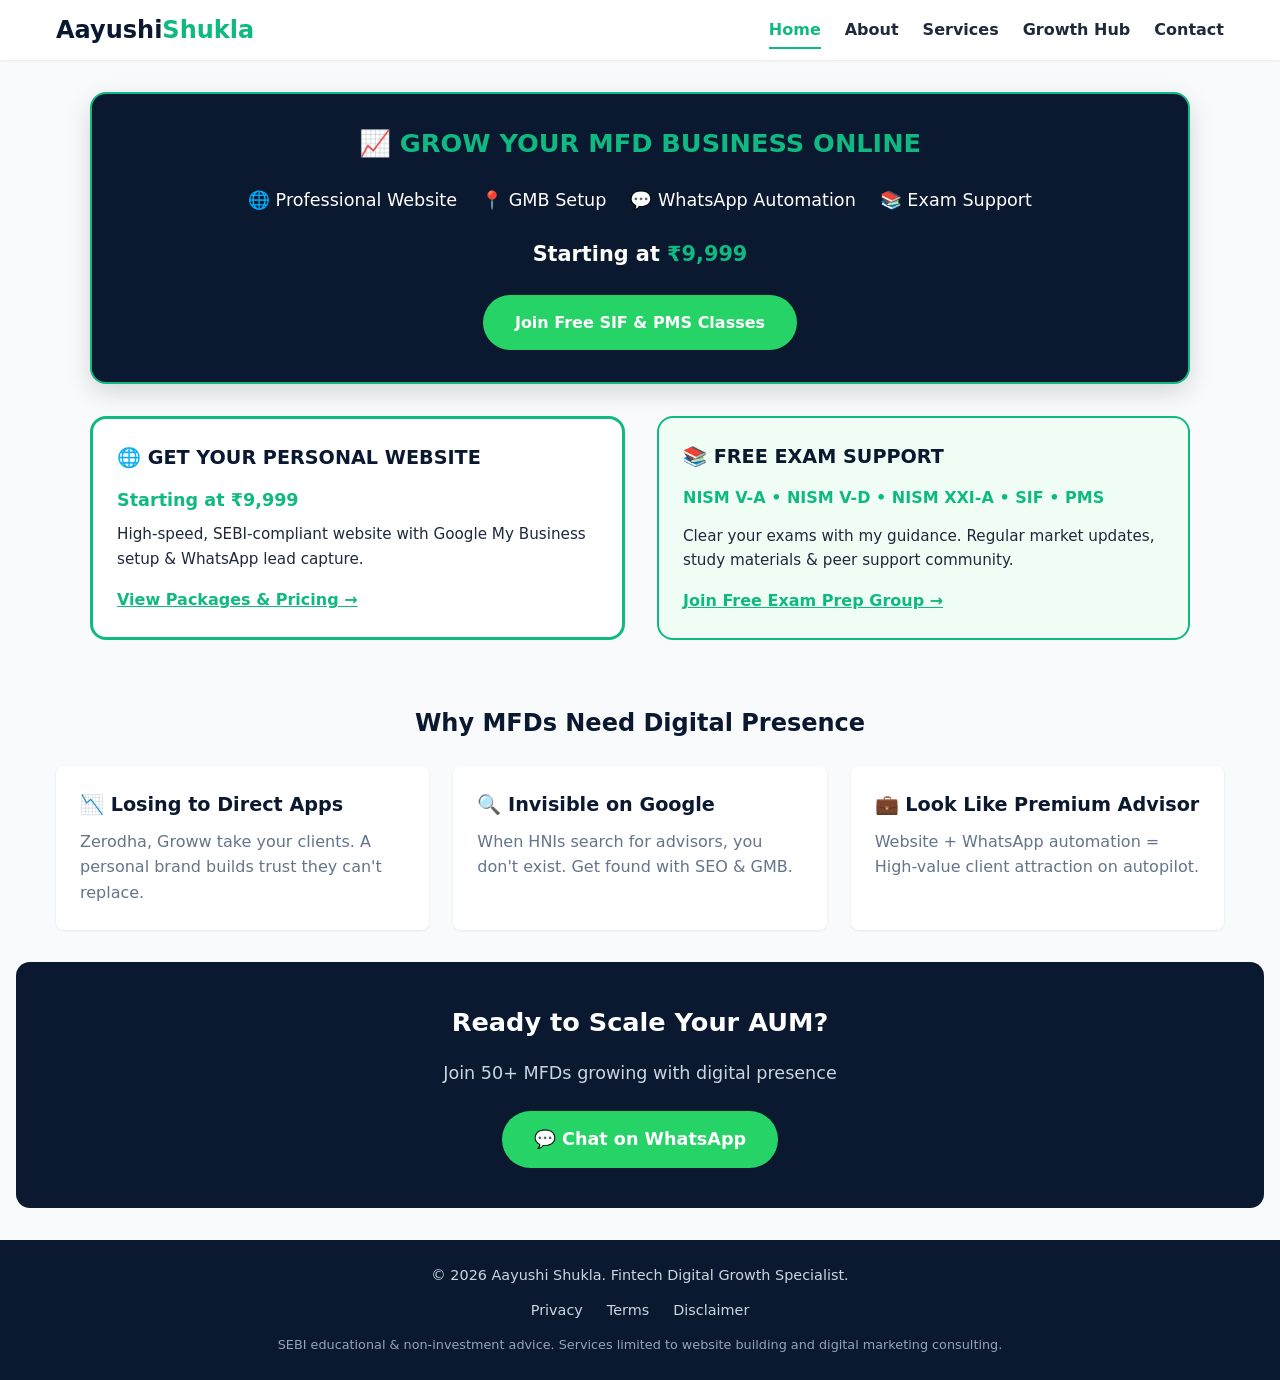
<file: index.html>
<!DOCTYPE html>
<html lang="en">
<head>
  <meta charset="UTF-8">
  <meta name="viewport" content="width=device-width, initial-scale=1.0, maximum-scale=5.0, user-scalable=yes">
  <meta name="description" content="Aayushi Shukla - Fintech Digital Growth Specialist. SEBI Certified. Helping MFDs build personal brands and acquire HNI clients.">
  <title>Home | Aayushi Shukla • Fintech Growth for MFDs</title>
  <link rel="stylesheet" href="style.css">
</head>
<body>
  <header class="site-header">
    <div class="container nav-container">
      <a href="index.html" class="logo">Aayushi<span>Shukla</span></a>
      <input type="checkbox" id="menu-toggle" class="menu-toggle-checkbox">
      <label for="menu-toggle" class="menu-toggle-label" aria-label="Toggle menu">
        <span class="bar"></span><span class="bar"></span><span class="bar"></span>
      </label>
      <nav class="main-nav">
        <ul>
          <li><a href="index.html" class="active">Home</a></li>
          <li><a href="about.html">About</a></li>
          <li><a href="services.html">Services</a></li>
          <li><a href="blog.html">Growth Hub</a></li>
          <li><a href="contact.html">Contact</a></li>
        </ul>
      </nav>
    </div>
  </header>

  <main>
    <!-- Hero Section -->
    <section class="container" style="padding: 2rem 1rem;">
      
      <div class="home-layout">
        
        <!-- HORIZONTAL BUSINESS HERO BOX -->
        <div style="background: #0A192F; border-radius: 16px; box-shadow: 0 8px 25px rgba(0,0,0,0.15); border: 2px solid #10B981;">
          <div style="text-align: center; padding: 2rem;">
            <p style="font-size: 1.6rem; font-weight: 800; color: #10B981; margin-bottom: 1.5rem; line-height: 1.4;">
              📈 GROW YOUR MFD BUSINESS ONLINE
            </p>
            
            <div style="display: flex; flex-wrap: wrap; justify-content: center; gap: 1.5rem; margin-bottom: 1.5rem;">
              <span style="font-size: 1.1rem; color: #ffffff; font-weight: 500;">🌐 Professional Website</span>
              <span style="font-size: 1.1rem; color: #ffffff; font-weight: 500;">📍 GMB Setup</span>
              <span style="font-size: 1.1rem; color: #ffffff; font-weight: 500;">💬 WhatsApp Automation</span>
              <span style="font-size: 1.1rem; color: #ffffff; font-weight: 500;">📚 Exam Support</span>
            </div>
            
            <p style="font-size: 1.3rem; font-weight: 800; color: #ffffff; margin-bottom: 1.5rem;">
              Starting at <span style="color: #10B981;">₹9,999</span>
            </p>
            
            <a href="https://wa.me/917742887873?text=I%20want%20to%20join%20the%20MFD%20Growth%20Group" target="_blank" rel="noopener noreferrer" style="background-color: #25D366; color: #ffffff; font-weight: 700; padding: 0.9rem 2rem; border-radius: 50px; display: inline-block; text-align: center; font-size: 1rem; text-decoration: none;">
              Join Free SIF & PMS Classes
            </a>
          </div>
        </div>

        <!-- TWO BOXES SIDE BY SIDE -->
        <div class="two-box-row">
          
          <!-- Left Box: Personal Website -->
          <div class="offering-col" style="background: #ffffff; border: 3px solid #10B981; border-radius: 16px; padding: 1.5rem;">
            <p style="font-size: 1.2rem; font-weight: 800; color: #0A192F; margin-bottom: 0.8rem;">🌐 GET YOUR PERSONAL WEBSITE</p>
            <p style="font-size: 1.1rem; font-weight: 700; color: #10B981; margin-bottom: 0.5rem;">
              Starting at ₹9,999
            </p>
            <p style="font-size: 0.95rem; color: #1E293B; line-height: 1.6; margin-bottom: 1rem;">
              High-speed, SEBI-compliant website with Google My Business setup & WhatsApp lead capture.
            </p>
            <a href="services.html" style="color: #10B981; font-weight: 800; font-size: 1rem; text-decoration: underline;">
              View Packages & Pricing →
            </a>
          </div>

          <!-- Right Box: Free Exam Support -->
          <div class="offering-col" style="background: #f0fdf4; border-radius: 16px; padding: 1.5rem; border: 2px solid #10B981;">
            <p style="font-size: 1.2rem; font-weight: 800; color: #0A192F; margin-bottom: 0.8rem;">📚 FREE EXAM SUPPORT</p>
            <p style="font-size: 1rem; font-weight: 700; color: #10B981; margin-bottom: 0.8rem; line-height: 1.6;">
              NISM V-A • NISM V-D • NISM XXI-A • SIF • PMS
            </p>
            <p style="font-size: 0.95rem; color: #1E293B; line-height: 1.6; margin-bottom: 1rem;">
              Clear your exams with my guidance. Regular market updates, study materials & peer support community.
            </p>
            <a href="https://wa.me/917742887873?text=Add%20me%20to%20exam%20prep%20group" target="_blank" rel="noopener noreferrer" style="color: #10B981; font-weight: 800; font-size: 1rem; text-decoration: underline;">
              Join Free Exam Prep Group →
            </a>
          </div>

        </div>

      </div>

    </section>

    <!-- Problem Section -->
    <section class="container" style="padding: 2rem 1rem;">
      <h2 style="font-size: 1.5rem; text-align: center; margin-bottom: 1.5rem; font-weight: 800; color: #0A192F;">Why MFDs Need Digital Presence</h2>
      <div class="problem-grid">
        <div class="problem-card">
          <h3 style="font-size: 1.2rem; color: #0A192F;">📉 Losing to Direct Apps</h3>
          <p style="font-size: 1rem; color: #64748b;">Zerodha, Groww take your clients. A personal brand builds trust they can't replace.</p>
        </div>
        <div class="problem-card">
          <h3 style="font-size: 1.2rem; color: #0A192F;">🔍 Invisible on Google</h3>
          <p style="font-size: 1rem; color: #64748b;">When HNIs search for advisors, you don't exist. Get found with SEO & GMB.</p>
        </div>
        <div class="problem-card">
          <h3 style="font-size: 1.2rem; color: #0A192F;">💼 Look Like Premium Advisor</h3>
          <p style="font-size: 1rem; color: #64748b;">Website + WhatsApp automation = High-value client attraction on autopilot.</p>
        </div>
      </div>
    </section>

    <!-- Final CTA -->
    <section style="text-align: center; padding: 2.5rem 1.5rem; background: #0A192F; color: white; margin: 0 1rem; border-radius: 14px;">
      <h2 style="color: white; font-size: 1.6rem; margin-bottom: 1rem; font-weight: 800;">Ready to Scale Your AUM?</h2>
      <p style="margin-bottom: 1.5rem; font-size: 1.1rem; color: #cbd5e1;">Join 50+ MFDs growing with digital presence</p>
      <a href="https://wa.me/917742887873?text=Hi%20Aayushi,%20I%20want%20to%20grow%20my%20MFD%20practice" target="_blank" rel="noopener noreferrer" style="background-color: #25D366; color: #ffffff; font-weight: 700; padding: 0.9rem 2rem; border-radius: 50px; display: inline-block; text-align: center; font-size: 1.1rem; text-decoration: none;">
        💬 Chat on WhatsApp
      </a>
    </section>

    <div style="height: 2rem;"></div>
  </main>

  <footer class="site-footer">
    <div class="container footer-content">
      <p style="font-size: 0.9rem;">© 2026 Aayushi Shukla. Fintech Digital Growth Specialist.</p>
      <nav class="footer-links">
        <a href="privacy.html" style="font-size: 0.9rem;">Privacy</a>
        <a href="terms.html" style="font-size: 0.9rem;">Terms</a>
        <a href="disclaimer.html" style="font-size: 0.9rem;">Disclaimer</a>
      </nav>
      <p class="sebi-note" style="font-size: 0.8rem;">SEBI educational & non-investment advice. Services limited to website building and digital marketing consulting.</p>
    </div>
  </footer>
</body>
</html>
</file>
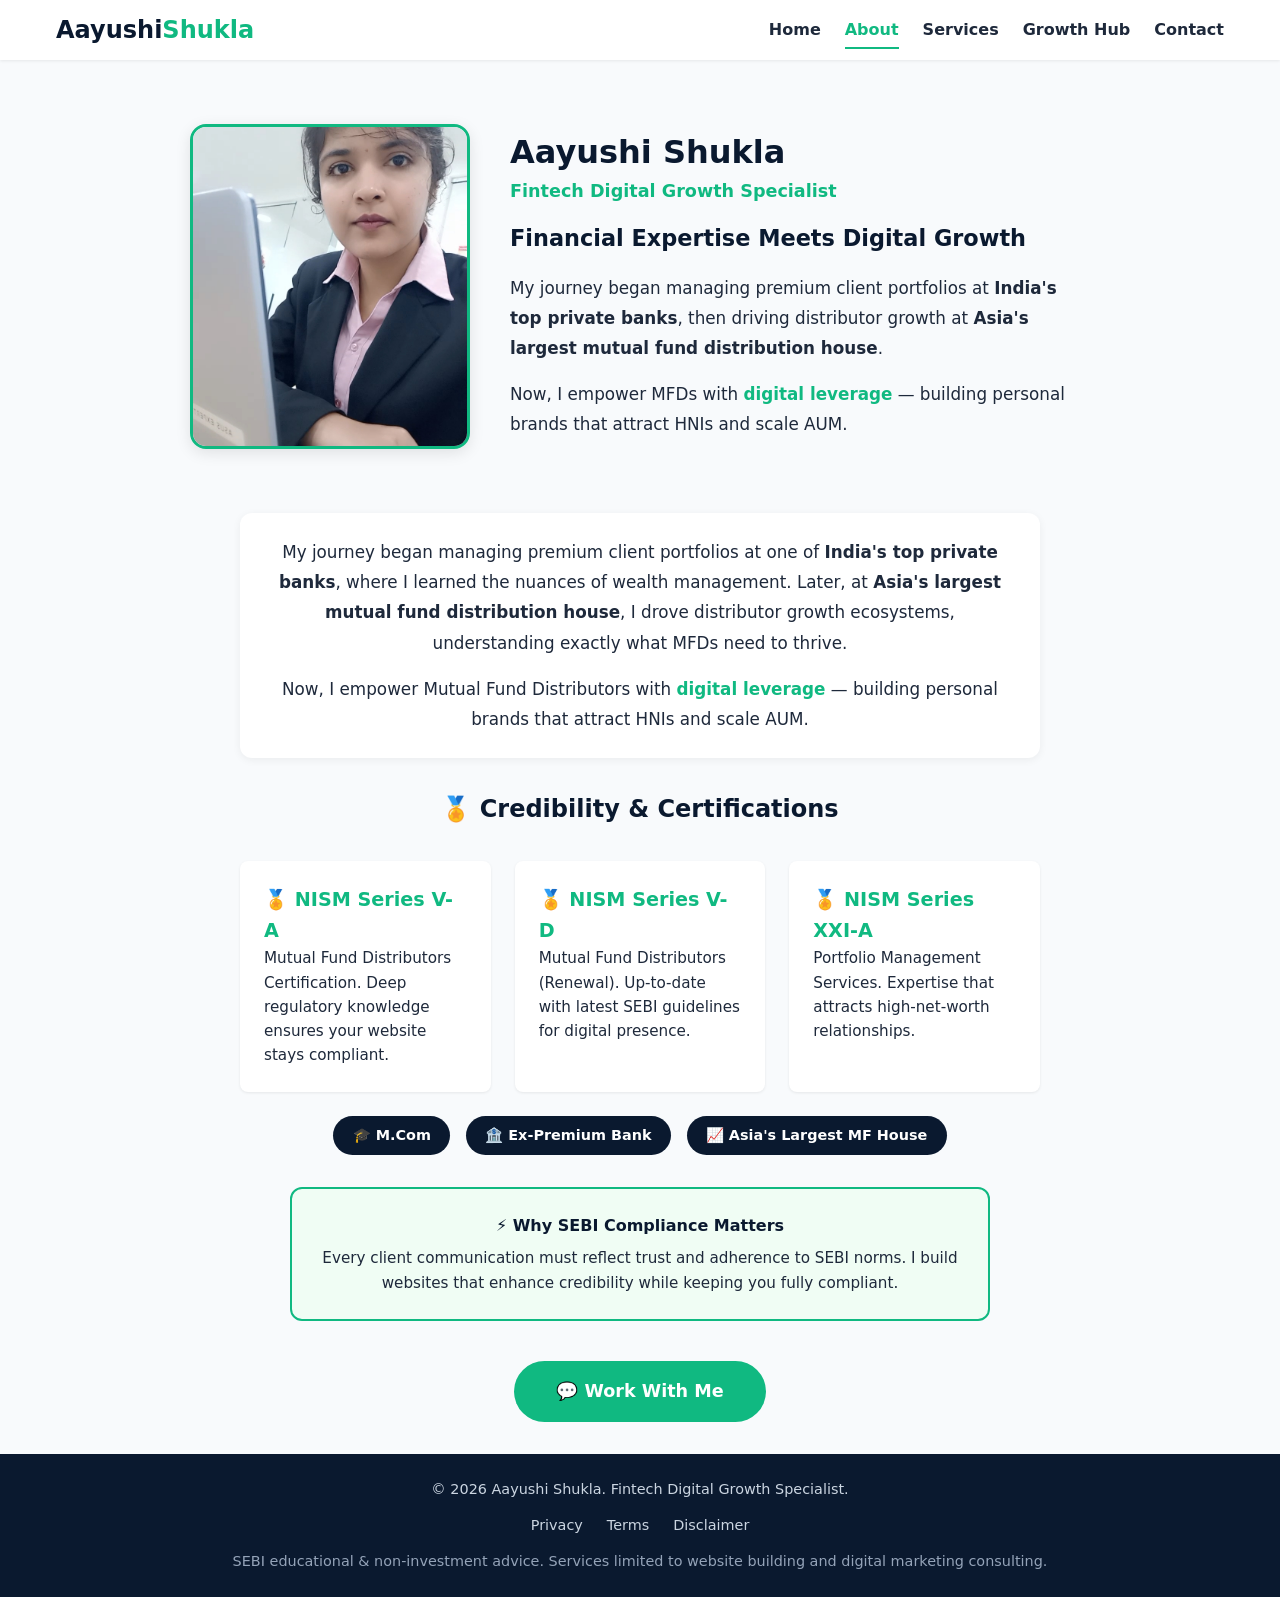
<file: about.html>
<!DOCTYPE html>
<html lang="en">
<head>
  <meta charset="UTF-8">
  <meta name="viewport" content="width=device-width, initial-scale=1.0, maximum-scale=5.0, user-scalable=yes">
  <meta name="description" content="About Aayushi Shukla - SEBI certified digital growth specialist for MFDs.">
  <title>About | Aayushi Shukla</title>
  <link rel="stylesheet" href="style.css">
</head>
<body>
  <header class="site-header">
    <div class="container nav-container">
      <a href="index.html" class="logo">Aayushi<span>Shukla</span></a>
      <input type="checkbox" id="menu-toggle" class="menu-toggle-checkbox">
      <label for="menu-toggle" class="menu-toggle-label" aria-label="Toggle menu">
        <span class="bar"></span><span class="bar"></span><span class="bar"></span>
      </label>
      <nav class="main-nav">
        <ul>
          <li><a href="index.html">Home</a></li>
          <li><a href="about.html" class="active">About</a></li>
          <li><a href="services.html">Services</a></li>
          <li><a href="blog.html">Growth Hub</a></li>
          <li><a href="contact.html">Contact</a></li>
        </ul>
      </nav>
    </div>
  </header>

  <main class="container" style="padding: 2rem 1rem;">
    
    <!-- Desktop: Photo left, Text right | Mobile: Stacked -->
    <div class="about-flex">
      
      <!-- Photo -->
      <div class="about-photo-wrap">
        <img 
          src="crop.jpg" 
          alt="Aayushi Shukla - Fintech Digital Growth Specialist" 
          class="about-photo"
        >
      </div>

      <!-- Text Content -->
      <div class="about-content">
        <!-- Name -->
        <h1 style="font-size: 2rem; margin-bottom: 0.3rem; color: #0A192F; font-weight: 800;">Aayushi Shukla</h1>
        
        <!-- Title -->
        <p style="font-size: 1.1rem; font-weight: 700; color: #10B981; margin-bottom: 1rem;">
          Fintech Digital Growth Specialist
        </p>

        <!-- Heading below name -->
        <h2 style="font-size: 1.4rem; font-weight: 700; color: #0A192F; margin-bottom: 1rem;">
          Financial Expertise Meets Digital Growth
        </h2>

        <!-- Short intro -->
        <p style="font-size: 1.05rem; color: #1E293B; line-height: 1.8;">
          My journey began managing premium client portfolios at <strong>India's top private banks</strong>, then driving distributor growth at <strong>Asia's largest mutual fund distribution house</strong>.
        </p>
        <p style="font-size: 1.05rem; color: #1E293B; line-height: 1.8; margin-top: 1rem;">
          Now, I empower MFDs with <strong style="color: #10B981;">digital leverage</strong> — building personal brands that attract HNIs and scale AUM.
        </p>
      </div>

    </div>

    <!-- Full Story Box -->
    <div style="background: #ffffff; padding: 1.5rem; border-radius: 12px; box-shadow: 0 2px 8px rgba(0,0,0,0.06); margin: 2rem 0; max-width: 800px; margin-left: auto; margin-right: auto;">
      <p style="font-size: 1.05rem; color: #1E293B; line-height: 1.8; text-align: center;">
        My journey began managing premium client portfolios at one of <strong>India's top private banks</strong>, where I learned the nuances of wealth management. Later, at <strong>Asia's largest mutual fund distribution house</strong>, I drove distributor growth ecosystems, understanding exactly what MFDs need to thrive.
      </p>
      <p style="font-size: 1.05rem; color: #1E293B; line-height: 1.8; text-align: center; margin-top: 1rem;">
        Now, I empower Mutual Fund Distributors with <strong style="color: #10B981;">digital leverage</strong> — building personal brands that attract HNIs and scale AUM.
      </p>
    </div>

    <!-- Credibility & Certifications -->
    <h2 style="text-align: center; font-size: 1.5rem; margin-bottom: 1.5rem; color: #0A192F;">
      🏅 Credibility & Certifications
    </h2>

    <div class="cred-grid" style="max-width: 800px; margin-left: auto; margin-right: auto;">
      <div class="cred-card">
        <h3 style="font-size: 1.2rem; color: #10B981;">🏅 NISM Series V-A</h3>
        <p style="font-size: 0.95rem;">Mutual Fund Distributors Certification. Deep regulatory knowledge ensures your website stays compliant.</p>
      </div>
      <div class="cred-card">
        <h3 style="font-size: 1.2rem; color: #10B981;">🏅 NISM Series V-D</h3>
        <p style="font-size: 0.95rem;">Mutual Fund Distributors (Renewal). Up-to-date with latest SEBI guidelines for digital presence.</p>
      </div>
      <div class="cred-card">
        <h3 style="font-size: 1.2rem; color: #10B981;">🏅 NISM Series XXI-A</h3>
        <p style="font-size: 0.95rem;">Portfolio Management Services. Expertise that attracts high-net-worth relationships.</p>
      </div>
    </div>

    <!-- Additional Credentials -->
    <div style="display: flex; flex-wrap: wrap; justify-content: center; gap: 1rem; margin-top: 1.5rem; max-width: 800px; margin-left: auto; margin-right: auto;">
      <span style="background: #0A192F; color: white; padding: 0.5rem 1.2rem; border-radius: 50px; font-weight: 600; font-size: 0.9rem;">🎓 M.Com</span>
      <span style="background: #0A192F; color: white; padding: 0.5rem 1.2rem; border-radius: 50px; font-weight: 600; font-size: 0.9rem;">🏦 Ex-Premium Bank</span>
      <span style="background: #0A192F; color: white; padding: 0.5rem 1.2rem; border-radius: 50px; font-weight: 600; font-size: 0.9rem;">📈 Asia's Largest MF House</span>
    </div>

    <!-- Compliance Note -->
    <div style="background: #f0fdf4; border: 2px solid #10B981; border-radius: 12px; padding: 1.5rem; margin-top: 2rem; max-width: 700px; margin-left: auto; margin-right: auto; text-align: center;">
      <p style="font-size: 1rem; font-weight: 700; color: #0A192F; margin-bottom: 0.5rem;">⚡ Why SEBI Compliance Matters</p>
      <p style="font-size: 0.95rem; color: #1E293B; line-height: 1.6;">
        Every client communication must reflect trust and adherence to SEBI norms. I build websites that enhance credibility while keeping you fully compliant.
      </p>
    </div>

    <!-- CTA -->
    <div style="text-align: center; margin-top: 2.5rem;">
      <a href="contact.html" class="btn-primary" style="font-size: 1.1rem; padding: 0.9rem 2.5rem;">
        💬 Work With Me
      </a>
    </div>

  </main>

  <footer class="site-footer">
    <div class="container footer-content">
      <p>© 2026 Aayushi Shukla. Fintech Digital Growth Specialist.</p>
      <nav class="footer-links">
        <a href="privacy.html">Privacy</a>
        <a href="terms.html">Terms</a>
        <a href="disclaimer.html">Disclaimer</a>
      </nav>
      <p class="sebi-note">SEBI educational & non-investment advice. Services limited to website building and digital marketing consulting.</p>
    </div>
  </footer>
</body>
</html>
</file>
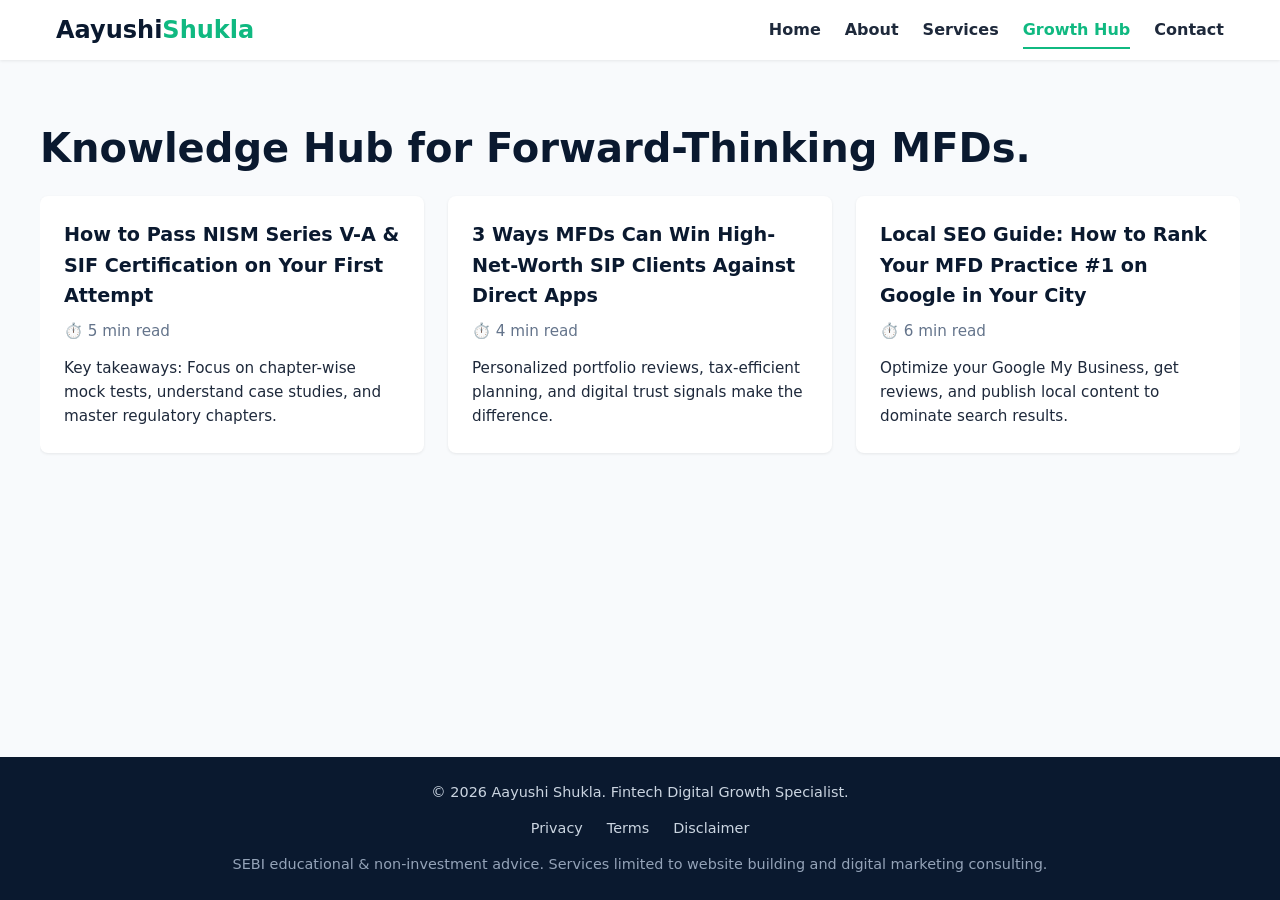
<file: blog.html>
<!DOCTYPE html>
<html lang="en">
<head>
  <meta charset="UTF-8">
  <meta name="viewport" content="width=device-width, initial-scale=1.0, maximum-scale=5.0, user-scalable=yes">
  <meta name="description" content="MFD Growth Hub - articles on certifications, SIP clients, and local SEO.">
  <title>Growth Hub | Aayushi Shukla</title>
  <link rel="stylesheet" href="style.css">
</head>
<body>
  <header class="site-header">
    <div class="container nav-container">
      <a href="index.html" class="logo">Aayushi<span>Shukla</span></a>
      <input type="checkbox" id="menu-toggle" class="menu-toggle-checkbox">
      <label for="menu-toggle" class="menu-toggle-label" aria-label="Toggle menu">
        <span class="bar"></span><span class="bar"></span><span class="bar"></span>
      </label>
      <nav class="main-nav">
        <ul>
          <li><a href="index.html">Home</a></li>
          <li><a href="about.html">About</a></li>
          <li><a href="services.html">Services</a></li>
          <li><a href="blog.html" class="active">Growth Hub</a></li>
          <li><a href="contact.html">Contact</a></li>
        </ul>
      </nav>
    </div>
  </header>

  <main class="container section-padding">
    <h1>Knowledge Hub for Forward-Thinking MFDs.</h1>
    <div class="blog-grid">
      <article class="blog-card">
        <h3>How to Pass NISM Series V-A & SIF Certification on Your First Attempt</h3>
        <p class="reading-time">⏱️ 5 min read</p>
        <p>Key takeaways: Focus on chapter-wise mock tests, understand case studies, and master regulatory chapters.</p>
      </article>
      <article class="blog-card">
        <h3>3 Ways MFDs Can Win High-Net-Worth SIP Clients Against Direct Apps</h3>
        <p class="reading-time">⏱️ 4 min read</p>
        <p>Personalized portfolio reviews, tax-efficient planning, and digital trust signals make the difference.</p>
      </article>
      <article class="blog-card">
        <h3>Local SEO Guide: How to Rank Your MFD Practice #1 on Google in Your City</h3>
        <p class="reading-time">⏱️ 6 min read</p>
        <p>Optimize your Google My Business, get reviews, and publish local content to dominate search results.</p>
      </article>
    </div>
  </main>

  <footer class="site-footer">
    <div class="container footer-content">
      <p>© 2026 Aayushi Shukla. Fintech Digital Growth Specialist.</p>
      <nav class="footer-links">
        <a href="privacy.html">Privacy</a>
        <a href="terms.html">Terms</a>
        <a href="disclaimer.html">Disclaimer</a>
      </nav>
      <p class="sebi-note">SEBI educational & non-investment advice. Services limited to website building and digital marketing consulting.</p>
    </div>
  </footer>
</body>
</html>
</file>
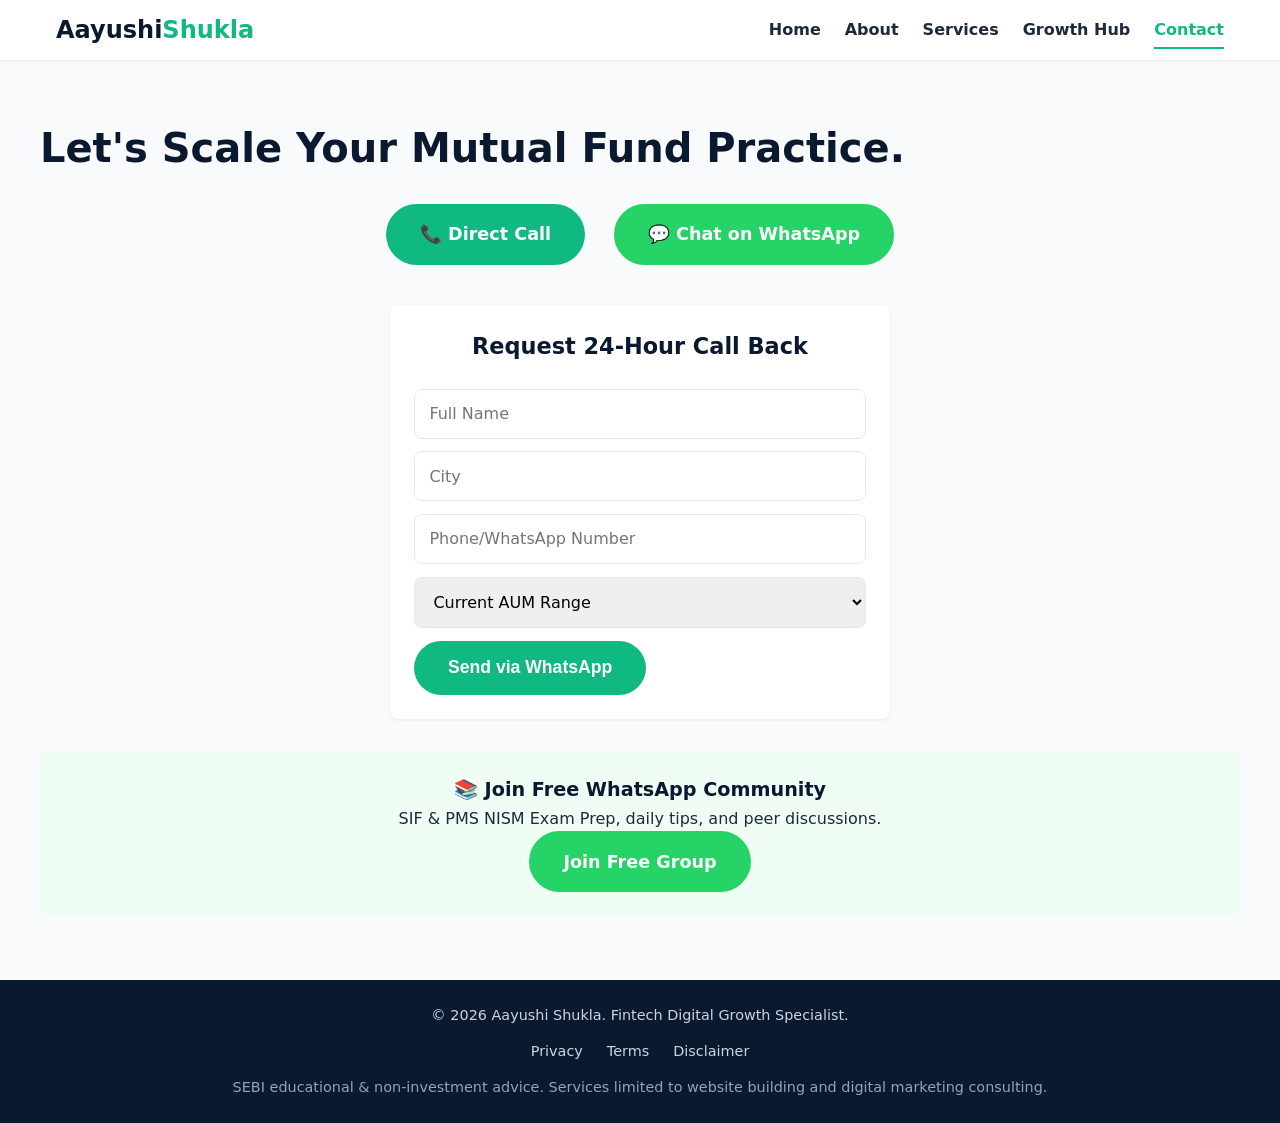
<file: contact.html>
<!DOCTYPE html>
<html lang="en">
<head>
  <meta charset="UTF-8">
  <meta name="viewport" content="width=device-width, initial-scale=1.0, maximum-scale=5.0, user-scalable=yes">
  <meta name="description" content="Contact Aayushi Shukla for MFD growth via call, WhatsApp, or callback form.">
  <title>Contact | Aayushi Shukla</title>
  <link rel="stylesheet" href="style.css">
</head>
<body>
  <header class="site-header">
    <div class="container nav-container">
      <a href="index.html" class="logo">Aayushi<span>Shukla</span></a>
      <input type="checkbox" id="menu-toggle" class="menu-toggle-checkbox">
      <label for="menu-toggle" class="menu-toggle-label" aria-label="Toggle menu">
        <span class="bar"></span><span class="bar"></span><span class="bar"></span>
      </label>
      <nav class="main-nav">
        <ul>
          <li><a href="index.html">Home</a></li>
          <li><a href="about.html">About</a></li>
          <li><a href="services.html">Services</a></li>
          <li><a href="blog.html">Growth Hub</a></li>
          <li><a href="contact.html" class="active">Contact</a></li>
        </ul>
      </nav>
    </div>
  </header>

  <main class="container section-padding">
    <h1>Let's Scale Your Mutual Fund Practice.</h1>
    <div class="contact-options">
      <a href="tel:+917742887873" class="btn-primary" style="margin:0.5rem;">📞 Direct Call</a>
      <a href="https://wa.me/917742887873?text=Hi%20Aayushi,%20I%20want%20to%20grow%20my%20MFD%20practice" target="_blank" rel="noopener noreferrer" class="btn-primary btn-whatsapp" style="margin:0.5rem;">💬 Chat on WhatsApp</a>
    </div>

    <div class="callback-form">
      <h2>Request 24-Hour Call Back</h2>
      <form id="callbackForm" onsubmit="handleCallback(event)">
        <input type="text" id="name" placeholder="Full Name" required>
        <input type="text" id="city" placeholder="City" required>
        <input type="tel" id="phone" placeholder="Phone/WhatsApp Number" required>
        <select id="aum" required>
          <option value="">Current AUM Range</option>
          <option>Below ₹1 Cr</option>
          <option>₹1 Cr - 5 Cr</option>
          <option>₹5 Cr - 25 Cr</option>
          <option>Above ₹25 Cr</option>
        </select>
        <button type="submit" class="btn-primary">Send via WhatsApp</button>
      </form>
    </div>

    <div class="community-box">
      <h3>📚 Join Free WhatsApp Community</h3>
      <p>SIF & PMS NISM Exam Prep, daily tips, and peer discussions.</p>
      <a href="https://wa.me/917742887873?text=Add%20me%20to%20SIF%20PMS%20Exam%20Prep%20Group" target="_blank" rel="noopener noreferrer" class="btn-whatsapp btn-primary">Join Free Group</a>
    </div>
  </main>

  <footer class="site-footer">
    <div class="container footer-content">
      <p>© 2026 Aayushi Shukla. Fintech Digital Growth Specialist.</p>
      <nav class="footer-links">
        <a href="privacy.html">Privacy</a>
        <a href="terms.html">Terms</a>
        <a href="disclaimer.html">Disclaimer</a>
      </nav>
      <p class="sebi-note">SEBI educational & non-investment advice. Services limited to website building and digital marketing consulting.</p>
    </div>
  </footer>
  <script>
    function handleCallback(e) {
      e.preventDefault();
      const name = document.getElementById('name').value;
      const city = document.getElementById('city').value;
      const phone = document.getElementById('phone').value;
      const aum = document.getElementById('aum').value;
      const message = `Hi Aayushi, I want a callback. Name: ${name}, City: ${city}, Phone: ${phone}, AUM: ${aum}`;
      window.open(`https://wa.me/917742887873?text=${encodeURIComponent(message)}`, '_blank');
    }
  </script>
</body>
</html>
</file>
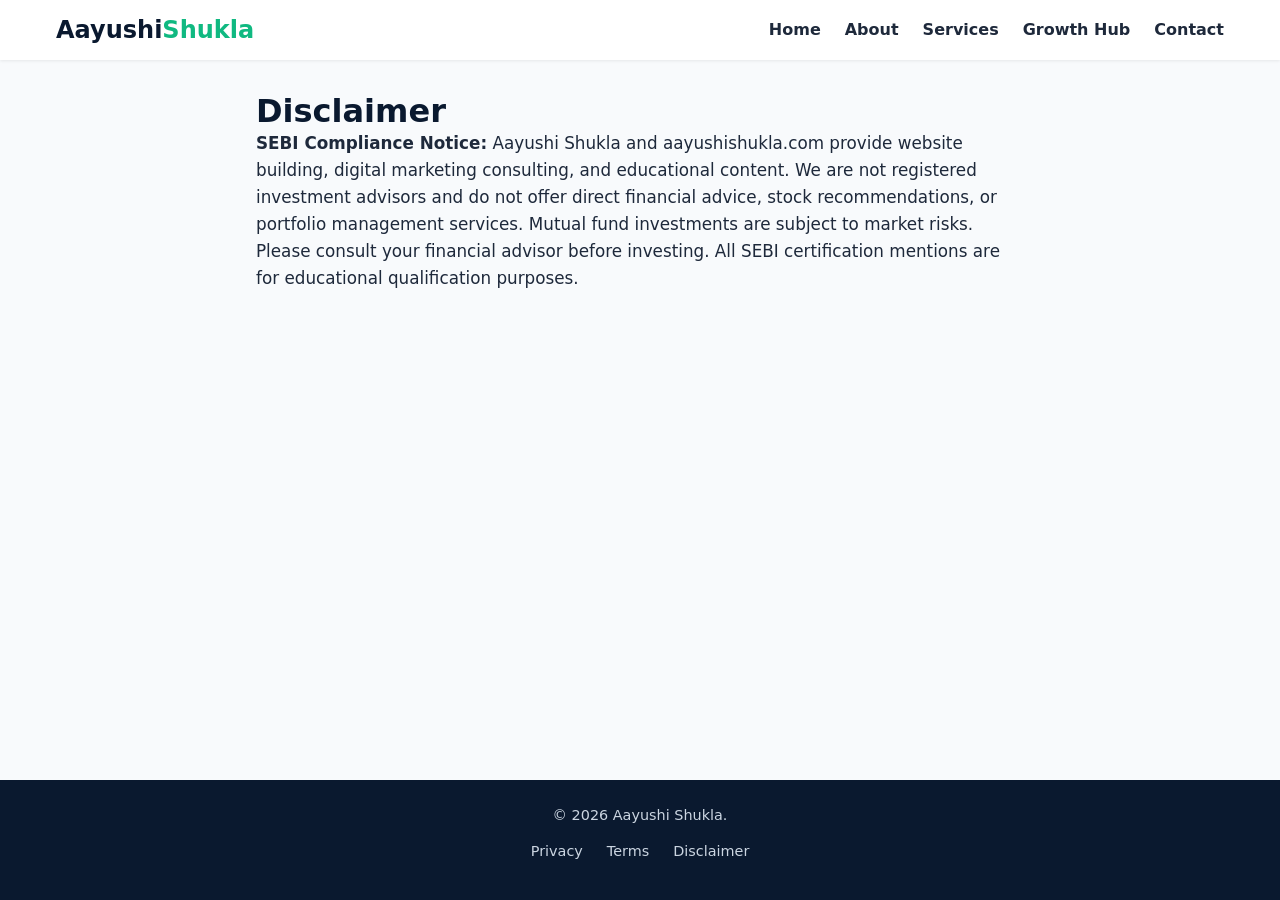
<file: disclaimer.html>
<!DOCTYPE html>
<html lang="en">
<head>
  <meta charset="UTF-8">
  <meta name="viewport" content="width=device-width, initial-scale=1.0, maximum-scale=5.0, user-scalable=yes">
  <title>Disclaimer | Aayushi Shukla</title>
  <link rel="stylesheet" href="style.css">
</head>
<body>
  <header class="site-header">
    <div class="container nav-container">
      <a href="index.html" class="logo">Aayushi<span>Shukla</span></a>
      <input type="checkbox" id="menu-toggle" class="menu-toggle-checkbox">
      <label for="menu-toggle" class="menu-toggle-label" aria-label="Toggle menu">
        <span class="bar"></span><span class="bar"></span><span class="bar"></span>
      </label>
      <nav class="main-nav">
        <ul>
          <li><a href="index.html">Home</a></li>
          <li><a href="about.html">About</a></li>
          <li><a href="services.html">Services</a></li>
          <li><a href="blog.html">Growth Hub</a></li>
          <li><a href="contact.html">Contact</a></li>
        </ul>
      </nav>
    </div>
  </header>
  <main class="container section-padding legal-page">
    <h1>Disclaimer</h1>
    <p><strong>SEBI Compliance Notice:</strong> Aayushi Shukla and aayushishukla.com provide website building, digital marketing consulting, and educational content. We are not registered investment advisors and do not offer direct financial advice, stock recommendations, or portfolio management services. Mutual fund investments are subject to market risks. Please consult your financial advisor before investing. All SEBI certification mentions are for educational qualification purposes.</p>
  </main>
  <footer class="site-footer">
    <div class="container footer-content">
      <p>© 2026 Aayushi Shukla.</p>
      <nav class="footer-links"><a href="privacy.html">Privacy</a> <a href="terms.html">Terms</a> <a href="disclaimer.html">Disclaimer</a></nav>
    </div>
  </footer>
</body>
</html>
</file>
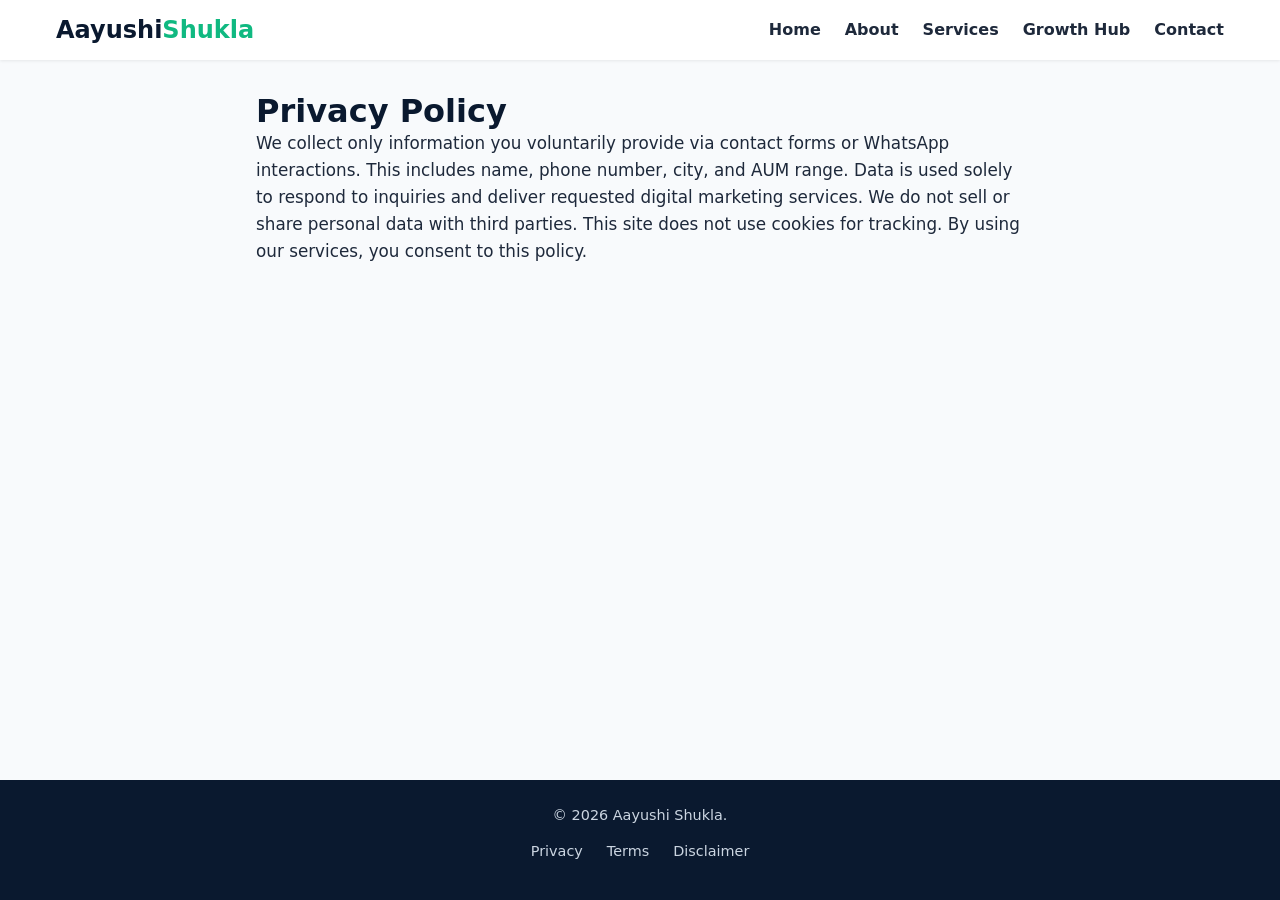
<file: privacy.html>
<!DOCTYPE html>
<html lang="en">
<head>
  <meta charset="UTF-8">
  <meta name="viewport" content="width=device-width, initial-scale=1.0, maximum-scale=5.0, user-scalable=yes">
  <title>Privacy Policy | Aayushi Shukla</title>
  <link rel="stylesheet" href="style.css">
</head>
<body>
  <header class="site-header">
    <div class="container nav-container">
      <a href="index.html" class="logo">Aayushi<span>Shukla</span></a>
      <input type="checkbox" id="menu-toggle" class="menu-toggle-checkbox">
      <label for="menu-toggle" class="menu-toggle-label" aria-label="Toggle menu">
        <span class="bar"></span><span class="bar"></span><span class="bar"></span>
      </label>
      <nav class="main-nav">
        <ul>
          <li><a href="index.html">Home</a></li>
          <li><a href="about.html">About</a></li>
          <li><a href="services.html">Services</a></li>
          <li><a href="blog.html">Growth Hub</a></li>
          <li><a href="contact.html">Contact</a></li>
        </ul>
      </nav>
    </div>
  </header>
  <main class="container section-padding legal-page">
    <h1>Privacy Policy</h1>
    <p>We collect only information you voluntarily provide via contact forms or WhatsApp interactions. This includes name, phone number, city, and AUM range. Data is used solely to respond to inquiries and deliver requested digital marketing services. We do not sell or share personal data with third parties. This site does not use cookies for tracking. By using our services, you consent to this policy.</p>
  </main>
  <footer class="site-footer">
    <div class="container footer-content">
      <p>© 2026 Aayushi Shukla.</p>
      <nav class="footer-links"><a href="privacy.html">Privacy</a> <a href="terms.html">Terms</a> <a href="disclaimer.html">Disclaimer</a></nav>
    </div>
  </footer>
</body>
</html>
</file>
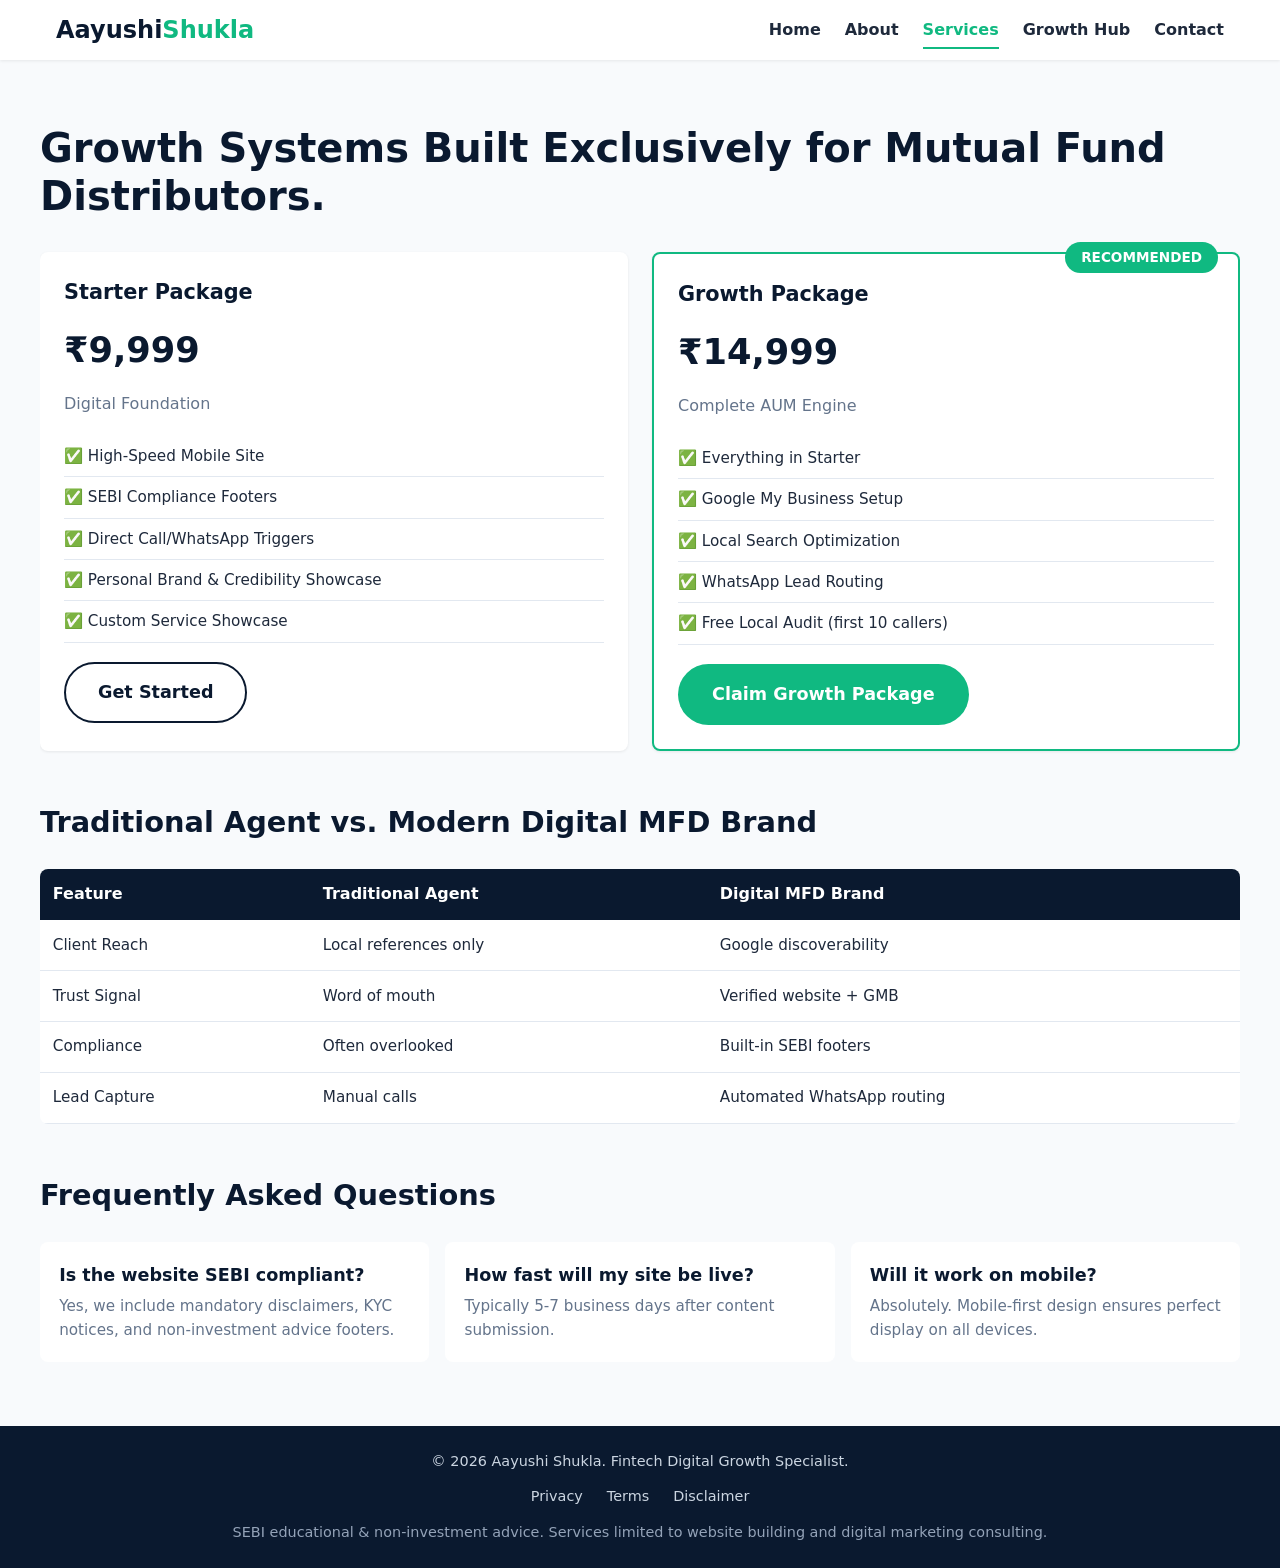
<file: services.html>
<!DOCTYPE html>
<html lang="en">
<head>
  <meta charset="UTF-8">
  <meta name="viewport" content="width=device-width, initial-scale=1.0, maximum-scale=5.0, user-scalable=yes">
  <meta name="description" content="Packages and pricing for MFD digital growth - websites, GMB, SEO.">
  <title>Services | Aayushi Shukla</title>
  <link rel="stylesheet" href="style.css">
</head>
<body>
  <header class="site-header">
    <div class="container nav-container">
      <a href="index.html" class="logo">Aayushi<span>Shukla</span></a>
      <input type="checkbox" id="menu-toggle" class="menu-toggle-checkbox">
      <label for="menu-toggle" class="menu-toggle-label" aria-label="Toggle menu">
        <span class="bar"></span><span class="bar"></span><span class="bar"></span>
      </label>
      <nav class="main-nav">
        <ul>
          <li><a href="index.html">Home</a></li>
          <li><a href="about.html">About</a></li>
          <li><a href="services.html" class="active">Services</a></li>
          <li><a href="blog.html">Growth Hub</a></li>
          <li><a href="contact.html">Contact</a></li>
        </ul>
      </nav>
    </div>
  </header>

  <main class="container section-padding">
    <h1>Growth Systems Built Exclusively for Mutual Fund Distributors.</h1>
    
    <div class="pricing-grid">
      <div class="pricing-card">
        <h3>Starter Package</h3>
        <p class="price">₹9,999</p>
        <p class="tagline">Digital Foundation</p>
        <ul>
          <li>✅ High-Speed Mobile Site</li>
          <li>✅ SEBI Compliance Footers</li>
          <li>✅ Direct Call/WhatsApp Triggers</li>
          <li>✅ Personal Brand & Credibility Showcase</li>
          <li>✅ Custom Service Showcase</li>
        </ul>
        <a href="contact.html" class="btn-secondary">Get Started</a>
      </div>
      <div class="pricing-card recommended">
        <span class="badge-recommended">RECOMMENDED</span>
        <h3>Growth Package</h3>
        <p class="price">₹14,999</p>
        <p class="tagline">Complete AUM Engine</p>
        <ul>
          <li>✅ Everything in Starter</li>
          <li>✅ Google My Business Setup</li>
          <li>✅ Local Search Optimization</li>
          <li>✅ WhatsApp Lead Routing</li>
          <li>✅ Free Local Audit (first 10 callers)</li>
        </ul>
        <a href="contact.html" class="btn-primary">Claim Growth Package</a>
      </div>
    </div>

    <h2 style="margin-top:3rem;">Traditional Agent vs. Modern Digital MFD Brand</h2>
    <div class="table-responsive">
      <table class="comparison-table">
        <thead>
          <tr><th>Feature</th><th>Traditional Agent</th><th>Digital MFD Brand</th></tr>
        </thead>
        <tbody>
          <tr><td>Client Reach</td><td>Local references only</td><td>Google discoverability</td></tr>
          <tr><td>Trust Signal</td><td>Word of mouth</td><td>Verified website + GMB</td></tr>
          <tr><td>Compliance</td><td>Often overlooked</td><td>Built-in SEBI footers</td></tr>
          <tr><td>Lead Capture</td><td>Manual calls</td><td>Automated WhatsApp routing</td></tr>
        </tbody>
      </table>
    </div>

    <h2 style="margin-top:3rem;">Frequently Asked Questions</h2>
    <div class="faq-grid">
      <div class="faq-item">
        <h3>Is the website SEBI compliant?</h3>
        <p>Yes, we include mandatory disclaimers, KYC notices, and non-investment advice footers.</p>
      </div>
      <div class="faq-item">
        <h3>How fast will my site be live?</h3>
        <p>Typically 5-7 business days after content submission.</p>
      </div>
      <div class="faq-item">
        <h3>Will it work on mobile?</h3>
        <p>Absolutely. Mobile-first design ensures perfect display on all devices.</p>
      </div>
    </div>
  </main>

  <footer class="site-footer">
    <div class="container footer-content">
      <p>© 2026 Aayushi Shukla. Fintech Digital Growth Specialist.</p>
      <nav class="footer-links">
        <a href="privacy.html">Privacy</a>
        <a href="terms.html">Terms</a>
        <a href="disclaimer.html">Disclaimer</a>
      </nav>
      <p class="sebi-note">SEBI educational & non-investment advice. Services limited to website building and digital marketing consulting.</p>
    </div>
  </footer>
</body>
</html>
</file>
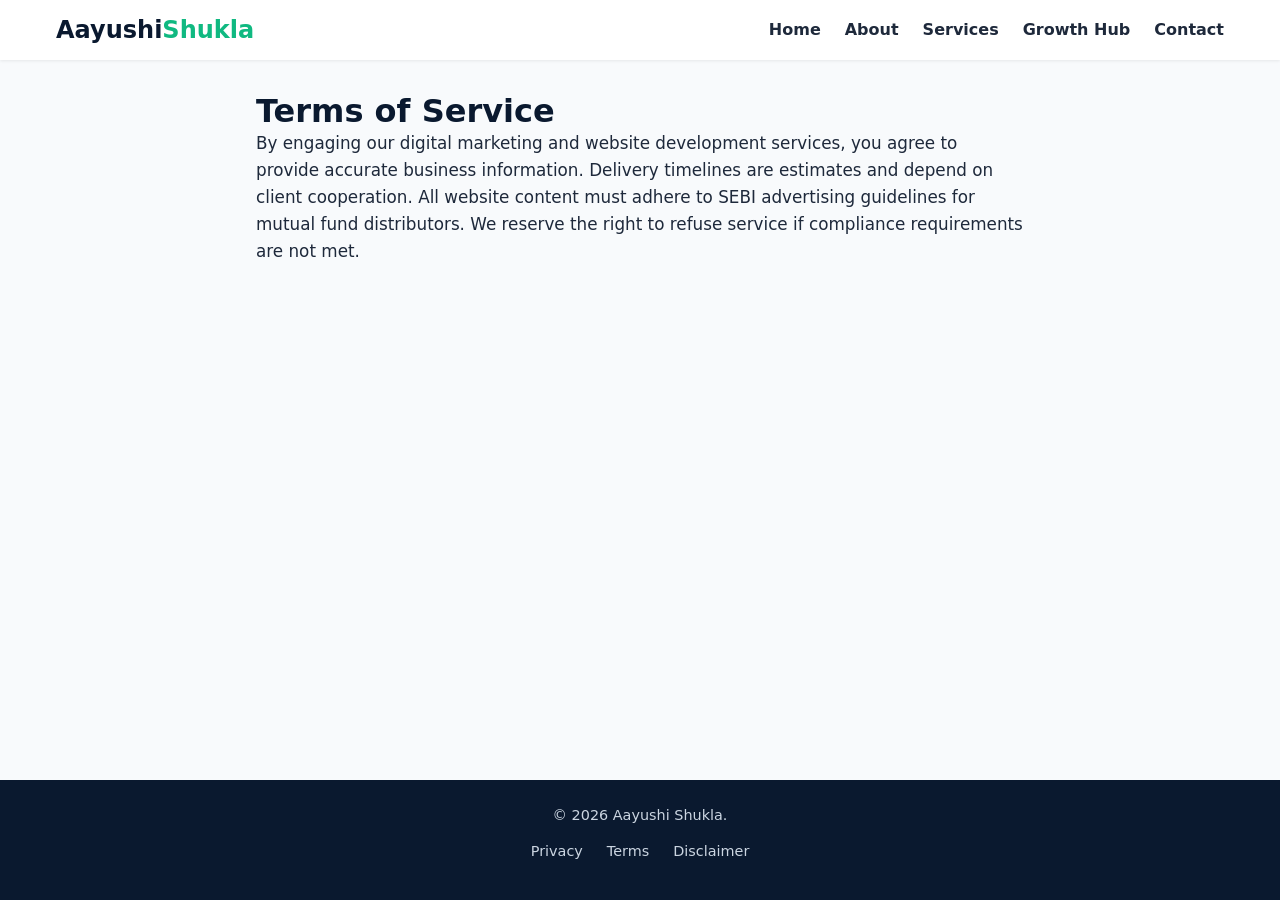
<file: terms.html>
<!DOCTYPE html>
<html lang="en">
<head>
  <meta charset="UTF-8">
  <meta name="viewport" content="width=device-width, initial-scale=1.0, maximum-scale=5.0, user-scalable=yes">
  <title>Terms of Service | Aayushi Shukla</title>
  <link rel="stylesheet" href="style.css">
</head>
<body>
  <header class="site-header">
    <div class="container nav-container">
      <a href="index.html" class="logo">Aayushi<span>Shukla</span></a>
      <input type="checkbox" id="menu-toggle" class="menu-toggle-checkbox">
      <label for="menu-toggle" class="menu-toggle-label" aria-label="Toggle menu">
        <span class="bar"></span><span class="bar"></span><span class="bar"></span>
      </label>
      <nav class="main-nav">
        <ul>
          <li><a href="index.html">Home</a></li>
          <li><a href="about.html">About</a></li>
          <li><a href="services.html">Services</a></li>
          <li><a href="blog.html">Growth Hub</a></li>
          <li><a href="contact.html">Contact</a></li>
        </ul>
      </nav>
    </div>
  </header>
  <main class="container section-padding legal-page">
    <h1>Terms of Service</h1>
    <p>By engaging our digital marketing and website development services, you agree to provide accurate business information. Delivery timelines are estimates and depend on client cooperation. All website content must adhere to SEBI advertising guidelines for mutual fund distributors. We reserve the right to refuse service if compliance requirements are not met.</p>
  </main>
  <footer class="site-footer">
    <div class="container footer-content">
      <p>© 2026 Aayushi Shukla.</p>
      <nav class="footer-links"><a href="privacy.html">Privacy</a> <a href="terms.html">Terms</a> <a href="disclaimer.html">Disclaimer</a></nav>
    </div>
  </footer>
</body>
</html>
</file>
<file: style.css>
/* ===== MASTER STYLESHEET FOR AAYUSHISHUKLA.COM ===== */

:root {
  --primary-navy: #0A192F;
  --accent-emerald: #10B981;
  --bg-slate: #F8FAFC;
  --text-charcoal: #1E293B;
  --whatsapp-green: #25D366;
  --white: #ffffff;
  --border-light: #e2e8f0;
  --shadow-sm: 0 1px 3px rgba(0,0,0,0.08);
  --shadow-md: 0 4px 12px rgba(0,0,0,0.1);
  --radius: 8px;
  --font-main: 'Segoe UI', system-ui, -apple-system, sans-serif;
}

*, *::before, *::after { box-sizing: border-box; margin: 0; padding: 0; }
html { scroll-behavior: smooth; -webkit-text-size-adjust: 100%; }
body {
  font-family: var(--font-main);
  background-color: var(--bg-slate);
  color: var(--text-charcoal);
  line-height: 1.6;
  min-height: 100vh;
  display: flex;
  flex-direction: column;
  overflow-x: hidden;
  width: 100%;
  font-size: 1rem;
}
img, svg { max-width: 100%; display: block; }
a { text-decoration: none; color: inherit; }
ul { list-style: none; }

.container {
  width: 100%;
  max-width: 1200px;
  margin-left: auto;
  margin-right: auto;
  padding-left: 1rem;
  padding-right: 1rem;
  overflow-x: hidden;
  box-sizing: border-box;
}

h1 { font-size: clamp(2rem, 5vw, 3rem); font-weight: 800; color: var(--primary-navy); line-height: 1.2; }
h2 { font-size: clamp(1.5rem, 4vw, 2.2rem); font-weight: 800; color: var(--primary-navy); margin-bottom: 1.5rem; }
h3 { font-size: 1.3rem; font-weight: 700; color: var(--primary-navy); }
.highlight { color: var(--accent-emerald); }
.text-center { text-align: center; }
.section-padding { padding: 4rem 0; }

.btn-primary {
  background-color: var(--accent-emerald);
  color: var(--white);
  font-weight: 700;
  padding: 0.9rem 2rem;
  border-radius: 50px;
  display: inline-block;
  text-align: center;
  transition: all 0.2s ease;
  border: 2px solid transparent;
  cursor: pointer;
  font-size: 1.1rem;
}
.btn-primary:hover { background-color: #059669; transform: translateY(-2px); box-shadow: var(--shadow-md); }
.btn-secondary {
  background: transparent;
  color: var(--primary-navy);
  border: 2px solid var(--primary-navy);
  font-weight: 700;
  padding: 0.9rem 2rem;
  border-radius: 50px;
  display: inline-block;
  transition: all 0.2s;
  font-size: 1.1rem;
}
.btn-secondary:hover { background: var(--primary-navy); color: white; }
.btn-whatsapp { background-color: var(--whatsapp-green); border-color: var(--whatsapp-green); }
.btn-whatsapp:hover { background-color: #128C7E; }

.site-header {
  background: var(--white);
  box-shadow: var(--shadow-sm);
  position: sticky;
  top: 0;
  z-index: 100;
}
.nav-container {
  display: flex;
  justify-content: space-between;
  align-items: center;
  height: 60px;
}
.logo {
  font-size: 1.5rem;
  font-weight: 800;
  color: var(--primary-navy);
}
.logo span { color: var(--accent-emerald); }
.menu-toggle-checkbox { display: none; }
.menu-toggle-label {
  display: none;
  flex-direction: column;
  gap: 5px;
  cursor: pointer;
}
.bar { width: 25px; height: 3px; background: var(--primary-navy); border-radius: 3px; transition: 0.3s; }
.main-nav ul { display: flex; gap: 1.5rem; }
.main-nav a { font-weight: 600; font-size: 1rem; padding: 0.5rem 0; border-bottom: 2px solid transparent; transition: 0.2s; }
.main-nav a:hover, .main-nav a.active { color: var(--accent-emerald); border-bottom-color: var(--accent-emerald); }

/* ===== HOME PAGE LAYOUT ===== */
.home-layout {
  display: flex;
  flex-direction: column;
  gap: 1.5rem;
}

.business-hero-horizontal {
  background: #0A192F;
  border-radius: 16px;
  box-shadow: 0 8px 25px rgba(0,0,0,0.15);
  border: 2px solid #10B981;
}

.two-box-row {
  display: flex;
  flex-direction: column;
  gap: 1.5rem;
}

.offering-col {
  transition: transform 0.3s ease, box-shadow 0.3s ease;
}

.offering-col:hover {
  transform: translateY(-3px);
  box-shadow: 0 8px 20px rgba(0,0,0,0.1);
}

/* ===== DESKTOP FLEX LAYOUT (About Page) ===== */
.hero-flex,
.about-flex {
  display: flex;
  align-items: center;
  gap: 2.5rem;
  max-width: 900px;
  margin-left: auto;
  margin-right: auto;
  padding: 2rem 0;
}

.hero-photo-wrap,
.about-photo-wrap {
  flex: 0 0 auto;
}

.hero-content,
.about-content {
  flex: 1;
  text-align: left;
}

/* ===== PHOTO STYLING (About Page) ===== */
.hero-photo,
.about-photo {
  width: 280px;
  height: 325px;
  object-fit: cover;
  border-radius: 16px;
  border: 3px solid #10B981;
  box-shadow: 0 4px 15px rgba(0,0,0,0.1);
  display: block;
  margin-left: auto;
  margin-right: auto;
}

.hero { text-align: center; padding: 1.5rem 1rem 2rem; }
.badge { 
  background: #e6f7ee; 
  color: var(--accent-emerald); 
  padding: 0.6rem 1.2rem; 
  border-radius: 50px; 
  display: inline-block; 
  font-weight: 700; 
  font-size: 1rem;
  margin-bottom: 1rem; 
}

.problem-grid { display: grid; grid-template-columns: repeat(auto-fit, minmax(250px, 1fr)); gap: 1.5rem; margin-top: 1.5rem; }
.problem-card { background: var(--white); padding: 1.5rem; border-radius: var(--radius); box-shadow: var(--shadow-sm); transition: transform 0.3s; }
.problem-card:hover { transform: translateY(-3px); }
.problem-card h3 { font-size: 1.2rem; margin-bottom: 0.5rem; }
.problem-card p { font-size: 1rem; color: #64748b; }

.cred-grid { display: grid; grid-template-columns: repeat(auto-fit, minmax(250px, 1fr)); gap: 1.5rem; margin-top: 2rem; }
.cred-card { background: var(--white); padding: 1.5rem; border-radius: var(--radius); box-shadow: var(--shadow-sm); }
.cred-card h3 { font-size: 1.15rem; }
.cred-card p { font-size: 1rem; }

.pricing-grid { display: grid; grid-template-columns: repeat(auto-fit, minmax(280px, 1fr)); gap: 1.5rem; margin-top: 2rem; }
.pricing-card { background: var(--white); padding: 1.5rem; border-radius: var(--radius); box-shadow: var(--shadow-sm); position: relative; transition: transform 0.3s; }
.pricing-card:hover { transform: translateY(-5px); }
.pricing-card.recommended { border: 2px solid var(--accent-emerald); }
.pricing-card h3 { font-size: 1.3rem; }
.badge-recommended { position: absolute; top: -12px; right: 20px; background: var(--accent-emerald); color: white; padding: 0.3rem 1rem; border-radius: 50px; font-size: 0.85rem; font-weight: 700; }
.price { font-size: 2.2rem; font-weight: 800; color: var(--primary-navy); margin: 0.8rem 0; }
.tagline { color: #64748b; margin-bottom: 1.2rem; font-size: 1rem; }
.pricing-card ul { margin: 1.2rem 0; }
.pricing-card li { padding: 0.5rem 0; border-bottom: 1px solid var(--border-light); font-size: 0.95rem; }

.table-responsive { overflow-x: auto; margin: 1.5rem 0; }
.comparison-table { width: 100%; border-collapse: collapse; background: var(--white); border-radius: var(--radius); overflow: hidden; font-size: 0.95rem; }
.comparison-table th { background: var(--primary-navy); color: white; padding: 0.8rem; text-align: left; font-size: 1rem; }
.comparison-table td { padding: 0.8rem; border-bottom: 1px solid var(--border-light); }

.faq-grid { display: grid; grid-template-columns: repeat(auto-fit, minmax(280px, 1fr)); gap: 1rem; margin-top: 1.5rem; }
.faq-item { background: var(--white); padding: 1.2rem; border-radius: var(--radius); }
.faq-item h3 { font-size: 1.1rem; margin-bottom: 0.3rem; }
.faq-item p { font-size: 0.95rem; color: #64748b; }

.blog-grid { display: grid; grid-template-columns: repeat(auto-fit, minmax(280px, 1fr)); gap: 1.5rem; margin-top: 1.5rem; }
.blog-card { background: var(--white); padding: 1.5rem; border-radius: var(--radius); box-shadow: var(--shadow-sm); transition: transform 0.3s; }
.blog-card:hover { transform: translateY(-3px); }
.blog-card h3 { font-size: 1.2rem; }
.reading-time { color: #64748b; font-size: 0.9rem; margin: 0.4rem 0 0.8rem; }
.blog-card p { font-size: 0.95rem; }

.contact-options { display: flex; flex-wrap: wrap; justify-content: center; gap: 0.8rem; margin: 1.5rem 0; }
.callback-form { max-width: 500px; margin: 2rem auto; background: var(--white); padding: 1.5rem; border-radius: var(--radius); box-shadow: var(--shadow-sm); }
.callback-form h2 { font-size: 1.4rem; text-align: center; }
.callback-form input, .callback-form select { width: 100%; padding: 0.9rem; margin-bottom: 0.8rem; border: 1px solid var(--border-light); border-radius: var(--radius); font-family: inherit; font-size: 1rem; }
.community-box { text-align: center; background: #f0fdf4; padding: 1.5rem; border-radius: var(--radius); margin-top: 1.5rem; }
.community-box h3 { font-size: 1.2rem; }
.community-box p { font-size: 1rem; }

.legal-page { max-width: 800px; padding: 2rem 1rem; }
.legal-page h1 { font-size: 2rem; }
.legal-page p { font-size: 1.05rem; }

.site-footer { background: var(--primary-navy); color: #cbd5e1; padding: 1.5rem 0; margin-top: auto; }
.footer-content { text-align: center; }
.footer-content p { font-size: 0.9rem; }
.footer-links { display: flex; justify-content: center; gap: 1.5rem; margin: 0.8rem 0; }
.footer-links a { font-size: 0.9rem; }
.footer-links a:hover { color: var(--accent-emerald); }
.sebi-note { font-size: 0.8rem; margin-top: 0.8rem; color: #94a3b8; }

.hero-photo:hover,
.about-photo:hover {
  transform: scale(1.03);
  transition: transform 0.3s ease;
}

/* ===== MOBILE FIXES ===== */
@media (max-width: 768px) {
  .menu-toggle-label { display: flex; }
  .main-nav {
    position: absolute;
    top: 60px;
    left: 0;
    width: 100%;
    background: var(--white);
    box-shadow: var(--shadow-md);
    max-height: 0;
    overflow: hidden;
    transition: max-height 0.3s ease;
  }
  .menu-toggle-checkbox:checked ~ .main-nav { max-height: 350px; }
  .main-nav ul { flex-direction: column; padding: 1rem 2rem; gap: 1rem; }
  .main-nav a { font-size: 1.1rem; }

  * { max-width: 100vw; }
  
  body { padding: 0; margin: 0; font-size: 0.95rem; }
  
  .container { padding-left: 0.8rem; padding-right: 0.8rem; width: 100%; }
  
  .section-padding { padding: 1.5rem 0; }
  
  h1 { font-size: 1.6rem; text-align: center; }
  h2 { font-size: 1.3rem; text-align: center; margin-bottom: 1rem; }
  h3 { font-size: 1.1rem; text-align: center; }
  
  p { text-align: center; padding: 0 0.3rem; font-size: 0.95rem; }

  /* Stack layout vertically on mobile */
  .hero-flex,
  .about-flex {
    flex-direction: column;
    gap: 1rem;
    padding: 0.5rem 0;
  }
  
  .hero-content,
  .about-content {
    text-align: center;
  }
  
  .hero-content h1,
  .about-content h1 {
    text-align: center;
  }
  
  .hero-content p,
  .about-content p {
    text-align: center;
  }

  /* Photo size on mobile (About Page) */
  .hero-photo,
  .about-photo {
    width: 210px;
    height: 245px;
  }
  
  .hero { padding: 0.5rem 0.5rem 1.5rem; }
  
  .badge { font-size: 0.85rem; padding: 0.5rem 1rem; }
  
  /* Home layout on mobile */
  .home-layout {
    gap: 1rem;
  }
  
  .two-box-row {
    gap: 1rem;
  }
  
  .business-hero-horizontal {
    max-width: 100%;
    margin: 0 auto;
  }
  
  .offering-col {
    max-width: 100%;
  }
  
  .problem-grid,
  .cred-grid,
  .pricing-grid,
  .blog-grid,
  .faq-grid {
    grid-template-columns: 1fr;
    padding: 0 0.3rem;
    gap: 0.8rem;
  }
  
  .problem-card,
  .cred-card,
  .pricing-card,
  .blog-card,
  .faq-item {
    padding: 1.2rem;
  }
  
  .problem-card h3 { font-size: 1.1rem; }
  .problem-card p { font-size: 0.9rem; }
  
  .pricing-card ul { text-align: left; padding-left: 1rem; }
  .pricing-card li { font-size: 0.9rem; }
  
  .callback-form { padding: 1.2rem 0.8rem; margin: 1rem 0.5rem; }
  .callback-form input, .callback-form select { font-size: 16px; padding: 0.8rem; }
  
  .contact-options { flex-direction: column; padding: 0 0.5rem; }
  .contact-options .btn-primary { width: 100%; margin: 0.3rem 0; }
  
  .btn-primary, .btn-secondary {
    display: block;
    width: 90%;
    margin: 0.5rem auto;
    text-align: center;
    font-size: 1rem;
    padding: 0.8rem 1.2rem;
  }
  
  .final-cta { margin: 1rem 0.5rem; padding: 1.5rem 1rem; }
  .final-cta h2 { font-size: 1.4rem; }
  .final-cta p { font-size: 1rem; }
  
  .urgency-box { margin: 1rem 0.5rem; padding: 1.2rem 0.8rem; }
  .community-box { margin: 1rem 0.5rem; padding: 1.2rem 0.8rem; }
  
  .legal-page { padding: 0 0.8rem; }
  .legal-page h1 { font-size: 1.6rem; }
  .legal-page p { font-size: 0.95rem; }
  
  .table-responsive { margin: 0.8rem; font-size: 0.8rem; }
  .comparison-table th, .comparison-table td { padding: 0.5rem; font-size: 0.75rem; }
  
  .nav-container { padding: 0 0.8rem; }
}

/* ===== DESKTOP FIXES ===== */
@media (min-width: 769px) {
  h1 { font-size: 2.5rem; }
  h2 { font-size: 1.8rem; }
  h3 { font-size: 1.3rem; }
  p { font-size: 1.05rem; }
  
  /* Home page desktop layout */
  .home-layout {
    flex-direction: column;
    gap: 2rem;
    max-width: 1100px;
    margin-left: auto;
    margin-right: auto;
  }
  
  .business-hero-horizontal {
    width: 100%;
  }
  
  .two-box-row {
    flex-direction: row;
    gap: 2rem;
  }
  
  .two-box-row .offering-col {
    flex: 1;
  }
  
  /* About page desktop */
  .about-flex {
    max-width: 900px;
  }
}
</file>
